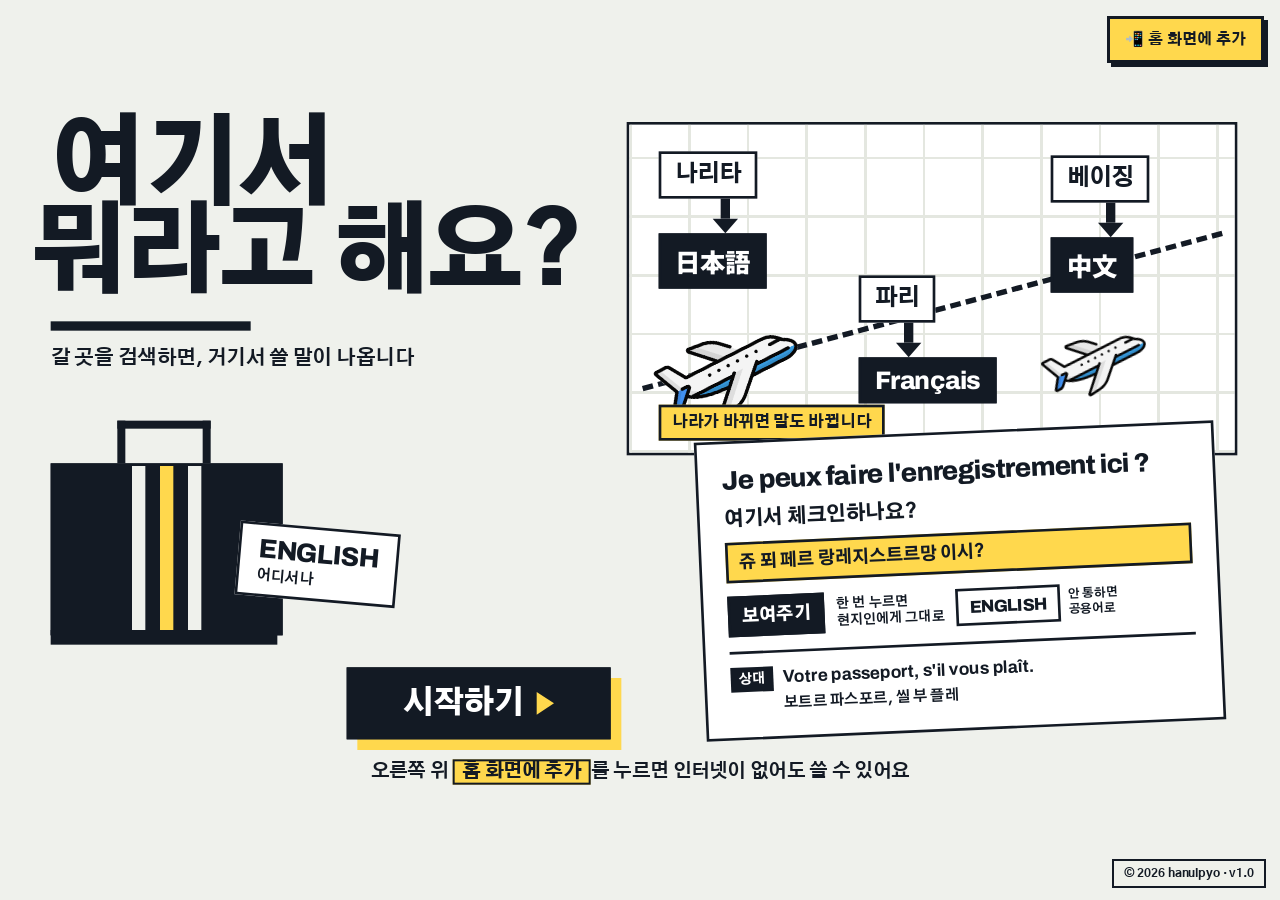
<file: index.html>
<!DOCTYPE html>
<html lang="ko">
<head>
<meta charset="utf-8" />
<meta name="viewport" content="width=device-width, initial-scale=1, viewport-fit=cover" />
<title>여기서 뭐라고 해요?</title>
<meta name="theme-color" content="#131A24" />
<link rel="manifest" href="manifest.json" />
<link rel="apple-touch-icon" href="icons/icon-192.png" />
<link rel="preconnect" href="https://fonts.googleapis.com" />
<link rel="preconnect" href="https://fonts.gstatic.com" crossorigin />
<link href="https://fonts.googleapis.com/css2?family=Archivo:wght@700;800&family=Gothic+A1:wght@700;800;900&family=Noto+Sans+JP:wght@700;900&display=swap" rel="stylesheet" />
<style>
  html, body { margin: 0; height: 100%; overflow: hidden; background: #EFF1EC; }
  .stage-wrap { position: relative; width: 100%; overflow: hidden; }
  .stage { transform-origin: top left; position: absolute; top: 0; left: 0; }
  .startbtn { display: block; cursor: pointer; }
  .startbtn:focus-visible { outline: 4px solid #2F6BFF; outline-offset: 3px; }
  /* PC=가로 아트보드만. 모바일(세로 방향)=세로 아트보드만 */
  #land-portrait { display: none; }
  @media (orientation: portrait) {
    #land-landscape { display: none; }
    #land-portrait { display: block; }
  }
  /* 홈 화면에 추가 버튼 (기본 숨김, JS가 조건 되면 보여줌) */
  .install-btn { position: fixed; top: 16px; right: 16px; z-index: 40; display: none;
    background: #FFD84D; border: 3px solid #131A24; box-shadow: 4px 4px 0 #131A24;
    padding: 11px 15px; font: 800 15px 'Gothic A1', sans-serif; color: #131A24; cursor: pointer; }
  .install-btn:active { transform: translate(2px, 2px); box-shadow: none; }
  #iosGuide { position: fixed; inset: 0; z-index: 50; display: none;
    background: rgba(19,26,36,.72); align-items: center; justify-content: center; padding: 24px; }
  #iosGuide.on { display: flex; }
  .guide-card { position: relative; background: #fff; border: 4px solid #131A24;
    box-shadow: 8px 8px 0 #131A24; max-width: 360px; width: 100%; padding: 26px 22px 22px;
    font-family: 'Gothic A1', sans-serif; color: #131A24; }
  .guide-card h3 { margin: 0 0 6px; font-size: 22px; font-weight: 900; letter-spacing: -.02em; }
  .guide-card > p { margin: 0 0 18px; font-size: 14px; font-weight: 600; color: #555; line-height: 1.5; }
  .guide-x { position: absolute; top: 10px; right: 10px; width: 40px; height: 40px;
    background: #fff; border: 3px solid #131A24; font-size: 20px; font-weight: 800;
    color: #131A24; cursor: pointer; }
  .guide-step { display: flex; gap: 12px; align-items: flex-start; margin-bottom: 14px;
    font-size: 15px; font-weight: 700; line-height: 1.45; }
  .guide-step:last-child { margin-bottom: 0; }
  .guide-num { flex: 0 0 auto; width: 28px; height: 28px; background: #131A24; color: #fff;
    font-weight: 900; display: flex; align-items: center; justify-content: center; font-size: 15px; }
  /* 우측 하단 저작권 · 제작자 · 버전 */
  .credit { position: fixed; right: 14px; bottom: 12px; z-index: 40;
    font: 700 12px 'Gothic A1', sans-serif; color: #131A24; letter-spacing: -.01em;
    background: rgba(239,241,236,.85); border: 2px solid #131A24; padding: 5px 10px; }
  .credit b { font-weight: 800; }
</style>
</head>
<body>
<button id="installBtn" class="install-btn">📲 홈 화면에 추가</button>
<div class="credit">© 2026 <b>hanuipyo</b> · v1.0</div>
<div id="iosGuide">
  <div class="guide-card">
    <button class="guide-x" id="guideClose" aria-label="닫기">✕</button>
    <h3>홈 화면에 추가</h3>
    <p>이렇게 해두면 앱처럼 열리고, 인터넷이 없어도 열려요. 여행 가기 전에 미리 해두세요.</p>
    <div id="guideSteps"></div>
  </div>
</div>
<div class="stage-wrap" id="land-landscape">
<div class="stage" style="width: 1920px; height: 1080px; background: #EFF1EC; position: relative; overflow: hidden; font-family: 'Gothic A1', sans-serif; color: #131A24;"><a href="app.html" class="startbtn" aria-label="시작하기" style="position:absolute;left:520px;top:866px;width:412px;height:124px;z-index:20;"></a><div style="position:absolute;left:0;top:1006px;width:1920px;text-align:center;font-family:'Gothic A1',sans-serif;font-weight:700;font-size:28px;letter-spacing:-0.02em;color:#131A24;z-index:20;">오른쪽 위 <span style="background:#FFD84D;border:3px solid #131A24;padding:2px 12px;font-weight:800;white-space:nowrap;">홈 화면에 추가</span>를 누르면 인터넷이 없어도 쓸 수 있어요</div>

  <div style="position: absolute; left: 0; top: 56px; width: 940px;">
    <div style="font-weight: 900; font-size: 146px; line-height: 0.86; letter-spacing: -0.045em; padding-left: 72px;">여기서</div>
    <div style="font-weight: 900; font-size: 146px; line-height: 0.86; letter-spacing: -0.05em; padding-left: 44px; margin-top: 6px; white-space: nowrap;">뭐라고 해요?</div>
    <div style="width: 300px; height: 14px; background: #131A24; margin: 34px 0 0 76px;"></div>
    <div style="font-weight: 700; font-size: 30px; letter-spacing: -0.025em; margin: 22px 0 0 76px; white-space: nowrap;">갈 곳을 검색하면, 거기서 쓸 말이 나옵니다</div>
  </div>

  <div style="position: absolute; left: 76px; top: 560px; width: 340px; height: 250px; border: 4px solid #131A24; background: #131A24; display: flex; align-items: center; justify-content: center; gap: 22px;">
    <div style="width: 20px; height: 250px; background: #EFF1EC;"></div>
    <div style="width: 20px; height: 250px; background: #FFD84D;"></div>
    <div style="width: 20px; height: 250px; background: #EFF1EC;"></div>
  </div>
  <div style="position: absolute; left: 176px; top: 496px; width: 140px; height: 64px; border: 12px solid #131A24; border-bottom: 0; box-sizing: border-box;"></div>
  <div style="position: absolute; left: 76px; top: 810px; width: 340px; height: 22px; background: #131A24;"></div>

  <div style="position: absolute; left: 356px; top: 656px; transform: rotate(5deg); border: 4px solid #131A24; background: #FFFFFF; padding: 14px 26px; display: flex; flex-direction: column; align-items: flex-start; gap: 4px;">
    <div style="font-family: 'Archivo', sans-serif; font-weight: 800; font-size: 40px; letter-spacing: -0.03em;">ENGLISH</div>
    <div style="font-weight: 700; font-size: 22px; letter-spacing: -0.02em;">어디서나</div>
  </div>

  <div style="position: absolute; left: 520px; top: 866px;">
    <div style="position: absolute; left: 16px; top: 16px; width: 396px; height: 108px; background: #FFD84D;"></div>
    <div style="position: relative; width: 396px; height: 108px; border: 4px solid #131A24; background: #131A24; color: #FFFFFF; box-sizing: border-box; display: flex; align-items: center; justify-content: center; gap: 20px; font-weight: 900; font-size: 46px; letter-spacing: -0.04em;">시작하기<div style="width: 0; height: 0; border-left: 26px solid #FFD84D; border-top: 17px solid transparent; border-bottom: 17px solid transparent;"></div></div>
  </div>

  <div style="position: absolute; left: 940px; top: 48px; width: 916px; height: 500px; border: 4px solid #131A24; background: #FFFFFF; box-sizing: border-box; overflow: hidden;">
    <div style="position: absolute; inset: 0; background-image: repeating-linear-gradient(90deg, #E4E7E0 0 4px, rgba(0,0,0,0) 4px 88px), repeating-linear-gradient(0deg, #E4E7E0 0 4px, #FFFFFF 4px 88px);"></div>

    <div style="position: absolute; left: 20px; top: 392px; width: 900px; height: 0; border-top: 8px dashed #131A24; transform: rotate(-15deg); transform-origin: left center;"></div>

    <div style="position: absolute; left: 44px; top: 40px; display: flex; flex-direction: column; align-items: flex-start;">
      <div style="border: 4px solid #131A24; background: #FFFFFF; padding: 10px 20px; font-weight: 800; font-size: 34px; letter-spacing: -0.02em;">나리타</div>
      <div style="display: flex; flex-direction: column; align-items: center; width: 200px;">
        <div style="width: 14px; height: 30px; background: #131A24;"></div>
        <div style="width: 0; height: 0; border-left: 19px solid transparent; border-right: 19px solid transparent; border-top: 22px solid #131A24;"></div>
      </div>
      <div style="border: 4px solid #131A24; background: #131A24; color: #FFFFFF; padding: 10px 20px; font-family: 'Noto Sans JP', sans-serif; font-weight: 900; font-size: 38px;">日本語</div>
    </div>

    <div style="position: absolute; left: 344px; top: 226px; display: flex; flex-direction: column; align-items: flex-start;">
      <div style="border: 4px solid #131A24; background: #FFFFFF; padding: 10px 20px; font-weight: 800; font-size: 34px; letter-spacing: -0.02em;">파리</div>
      <div style="display: flex; flex-direction: column; align-items: center; width: 150px;">
        <div style="width: 14px; height: 30px; background: #131A24;"></div>
        <div style="width: 0; height: 0; border-left: 19px solid transparent; border-right: 19px solid transparent; border-top: 22px solid #131A24;"></div>
      </div>
      <div style="border: 4px solid #131A24; background: #131A24; color: #FFFFFF; padding: 10px 20px; font-family: 'Archivo', sans-serif; font-weight: 800; font-size: 38px; letter-spacing: -0.02em;">Français</div>
    </div>

    <div style="position: absolute; left: 632px; top: 46px; display: flex; flex-direction: column; align-items: flex-start;">
      <div style="border: 4px solid #131A24; background: #FFFFFF; padding: 10px 20px; font-weight: 800; font-size: 34px; letter-spacing: -0.02em;">베이징</div>
      <div style="display: flex; flex-direction: column; align-items: center; width: 180px;">
        <div style="width: 14px; height: 30px; background: #131A24;"></div>
        <div style="width: 0; height: 0; border-left: 19px solid transparent; border-right: 19px solid transparent; border-top: 22px solid #131A24;"></div>
      </div>
      <div style="border: 4px solid #131A24; background: #131A24; color: #FFFFFF; padding: 10px 20px; font-family: 'Noto Sans JP', sans-serif; font-weight: 900; font-size: 38px;">中文</div>
    </div>

    <img src="[data-uri]" alt="" style="position: absolute; left: 40px; top: 268px; width: 220px; transform: rotate(-12deg);" />
    <img src="[data-uri]" alt="" style="position: absolute; left: 620px; top: 282px; width: 160px; transform: rotate(-12deg);" />

    <div style="position: absolute; left: 44px; top: 420px; background: #FFD84D; border: 4px solid #131A24; padding: 8px 16px; font-weight: 800; font-size: 24px; letter-spacing: -0.02em;">나라가 바뀌면 말도 바뀝니다</div>
  </div>

  <div style="position: absolute; left: 1050px; top: 512px; width: 700px; background: #FFFFFF; border: 4px solid #131A24; transform: rotate(-2.5deg); padding: 32px 36px 36px;">
    <div style="font-family: 'Archivo', sans-serif; font-weight: 800; font-size: 40px; line-height: 1.15; letter-spacing: -0.03em;">Je peux faire l'enregistrement ici ?</div>
    <div style="font-weight: 800; font-size: 30px; letter-spacing: -0.02em; margin-top: 16px;">여기서 체크인하나요?</div>
    <div style="background: #FFD84D; border: 4px solid #131A24; padding: 10px 16px; margin-top: 16px; font-weight: 800; font-size: 26px; letter-spacing: -0.02em;">쥬 푀 페르 랑레지스트르망 이시?</div>
    <div style="display: flex; align-items: center; gap: 18px; margin-top: 20px;">
      <div style="background: #131A24; color: #FFFFFF; border: 4px solid #131A24; padding: 10px 16px; font-weight: 900; font-size: 26px; letter-spacing: -0.03em;">보여주기</div>
      <div style="font-weight: 700; font-size: 20px; letter-spacing: -0.02em; line-height: 1.25;">한 번 누르면<br />현지인에게 그대로</div>
      <div style="display: flex; align-items: center; gap: 12px;">
        <div style="border: 4px solid #131A24; background: #FFFFFF; padding: 10px 16px; font-family: 'Archivo', sans-serif; font-weight: 800; font-size: 26px; letter-spacing: -0.03em;">ENGLISH</div>
        <div style="font-weight: 700; font-size: 18px; letter-spacing: -0.02em; line-height: 1.25;">안 통하면<br />공용어로</div>
      </div>
    </div>
    <div style="height: 4px; background: #131A24; margin: 22px 0 20px;"></div>
    <div style="display: flex; gap: 14px; align-items: flex-start;">
      <div style="background: #131A24; color: #FFFFFF; font-weight: 800; font-size: 20px; padding: 6px 12px; white-space: nowrap;">상대</div>
      <div style="display: flex; flex-direction: column; gap: 8px;">
        <div style="font-family: 'Archivo', sans-serif; font-weight: 700; font-size: 26px; line-height: 1.25;">Votre passeport, s'il vous plaît.</div>
        <div style="font-weight: 700; font-size: 22px; letter-spacing: -0.02em;">보트르 파스포르, 씰 부 플레</div>
      </div>
    </div>
  </div>

</div>
</div>

<div class="stage-wrap" id="land-portrait">
<div class="stage" style="width: 1080px; height: 1920px; background: #EFF1EC; position: relative; overflow: hidden; font-family: 'Gothic A1', sans-serif; color: #131A24;"><a href="app.html" class="startbtn" aria-label="시작하기" style="position:absolute;left:606px;top:1640px;width:396px;height:132px;z-index:20;"></a><div style="position:absolute;left:0;top:1802px;width:1080px;text-align:center;font-family:'Gothic A1',sans-serif;font-weight:700;font-size:32px;letter-spacing:-0.02em;color:#131A24;z-index:20;">오른쪽 위 <span style="background:#FFD84D;border:3px solid #131A24;padding:2px 12px;font-weight:800;white-space:nowrap;">홈 화면에 추가</span>를 누르면 인터넷이 없어도 쓸 수 있어요</div>

  <div style="position: absolute; left: 0; top: 72px; width: 1080px;">
    <div style="font-weight: 900; font-size: 132px; line-height: 0.86; letter-spacing: -0.045em; padding-left: 76px;">여기서</div>
    <div style="font-weight: 900; font-size: 148px; line-height: 0.86; letter-spacing: -0.05em; padding-left: 48px; margin-top: 8px; white-space: nowrap;">뭐라고 해요?</div>
    <div style="width: 280px; height: 14px; background: #131A24; margin: 34px 0 0 76px;"></div>
    <div style="font-weight: 700; font-size: 32px; letter-spacing: -0.025em; margin: 22px 0 0 76px; white-space: nowrap;">갈 곳을 검색하면, 거기서 쓸 말이 나옵니다</div>
  </div>

  <div style="position: absolute; left: 72px; top: 508px; width: 936px; height: 470px; border: 4px solid #131A24; background: #FFFFFF; box-sizing: border-box; overflow: hidden;">
    <div style="position: absolute; inset: 0; background-image: repeating-linear-gradient(90deg, #E4E7E0 0 4px, rgba(0,0,0,0) 4px 88px), repeating-linear-gradient(0deg, #E4E7E0 0 4px, #FFFFFF 4px 88px);"></div>

    <div style="position: absolute; left: 10px; top: 404px; width: 940px; height: 0; border-top: 8px dashed #131A24; transform: rotate(-14deg); transform-origin: left center;"></div>

    <img src="[data-uri]" alt="" style="position: absolute; left: 46px; top: 250px; width: 200px; transform: rotate(-12deg);" />
    <img src="[data-uri]" alt="" style="position: absolute; left: 646px; top: 268px; width: 160px; transform: rotate(-12deg);" />

    <div style="position: absolute; left: 44px; top: 32px; display: flex; flex-direction: column; align-items: flex-start;">
      <div style="border: 4px solid #131A24; background: #FFFFFF; padding: 10px 20px; font-weight: 800; font-size: 34px; letter-spacing: -0.02em;">나리타</div>
      <div style="display: flex; flex-direction: column; align-items: center; width: 200px;">
        <div style="width: 14px; height: 30px; background: #131A24;"></div>
        <div style="width: 0; height: 0; border-left: 19px solid transparent; border-right: 19px solid transparent; border-top: 22px solid #131A24;"></div>
      </div>
      <div style="border: 4px solid #131A24; background: #131A24; color: #FFFFFF; padding: 10px 20px; font-family: 'Noto Sans JP', sans-serif; font-weight: 900; font-size: 38px;">日本語</div>
    </div>

    <div style="position: absolute; left: 632px; top: 32px; display: flex; flex-direction: column; align-items: flex-start;">
      <div style="border: 4px solid #131A24; background: #FFFFFF; padding: 10px 20px; font-weight: 800; font-size: 34px; letter-spacing: -0.02em;">베이징</div>
      <div style="display: flex; flex-direction: column; align-items: center; width: 160px;">
        <div style="width: 14px; height: 30px; background: #131A24;"></div>
        <div style="width: 0; height: 0; border-left: 19px solid transparent; border-right: 19px solid transparent; border-top: 22px solid #131A24;"></div>
      </div>
      <div style="border: 4px solid #131A24; background: #131A24; color: #FFFFFF; padding: 10px 20px; font-family: 'Noto Sans JP', sans-serif; font-weight: 900; font-size: 38px;">中文</div>
    </div>

    <div style="position: absolute; left: 336px; top: 190px; display: flex; flex-direction: column; align-items: flex-start;">
      <div style="border: 4px solid #131A24; background: #FFFFFF; padding: 10px 20px; font-weight: 800; font-size: 34px; letter-spacing: -0.02em;">파리</div>
      <div style="display: flex; flex-direction: column; align-items: center; width: 150px;">
        <div style="width: 14px; height: 30px; background: #131A24;"></div>
        <div style="width: 0; height: 0; border-left: 19px solid transparent; border-right: 19px solid transparent; border-top: 22px solid #131A24;"></div>
      </div>
      <div style="border: 4px solid #131A24; background: #131A24; color: #FFFFFF; padding: 10px 20px; font-family: 'Archivo', sans-serif; font-weight: 800; font-size: 38px; letter-spacing: -0.02em;">Français</div>
    </div>

    <div style="position: absolute; left: 44px; top: 388px; background: #FFD84D; border: 4px solid #131A24; padding: 8px 16px; font-weight: 800; font-size: 26px; letter-spacing: -0.02em;">나라가 바뀌면 말도 바뀝니다</div>
  </div>

  <div style="position: absolute; left: 72px; top: 1020px; width: 936px; background: #FFFFFF; border: 4px solid #131A24; transform: rotate(-1.5deg); box-sizing: border-box; padding: 36px 40px 40px;">
    <div style="font-family: 'Archivo', sans-serif; font-weight: 800; font-size: 46px; line-height: 1.15; letter-spacing: -0.03em;">Je peux faire l'enregistrement ici ?</div>
    <div style="font-weight: 800; font-size: 34px; letter-spacing: -0.02em; margin-top: 18px;">여기서 체크인하나요?</div>
    <div style="background: #FFD84D; border: 4px solid #131A24; padding: 12px 18px; margin-top: 18px; font-weight: 800; font-size: 30px; letter-spacing: -0.02em;">쥬 푀 페르 랑레지스트르망 이시?</div>
    <div style="display: flex; align-items: center; gap: 20px; margin-top: 24px;">
      <div style="background: #131A24; color: #FFFFFF; border: 4px solid #131A24; padding: 12px 20px; font-weight: 900; font-size: 30px; letter-spacing: -0.03em;">보여주기</div>
      <div style="font-weight: 700; font-size: 22px; letter-spacing: -0.02em; line-height: 1.25;">한 번 누르면<br />현지인에게 그대로</div>
      <div style="display: flex; align-items: center; gap: 14px; margin-left: auto;">
        <div style="border: 4px solid #131A24; background: #FFFFFF; padding: 12px 20px; font-family: 'Archivo', sans-serif; font-weight: 800; font-size: 30px; letter-spacing: -0.03em;">ENGLISH</div>
        <div style="font-weight: 700; font-size: 20px; letter-spacing: -0.02em; line-height: 1.25;">안 통하면<br />공용어로</div>
      </div>
    </div>
    <div style="height: 4px; background: #131A24; margin: 26px 0 22px;"></div>
    <div style="display: flex; gap: 16px; align-items: flex-start;">
      <div style="background: #131A24; color: #FFFFFF; font-weight: 800; font-size: 22px; padding: 6px 12px; white-space: nowrap;">상대</div>
      <div style="display: flex; flex-direction: column; gap: 8px;">
        <div style="font-family: 'Archivo', sans-serif; font-weight: 700; font-size: 32px; line-height: 1.25;">Votre passeport, s'il vous plaît.</div>
        <div style="font-weight: 700; font-size: 24px; letter-spacing: -0.02em;">보트르 파스포르, 씰 부 플레</div>
      </div>
    </div>
  </div>

  <div style="position: absolute; left: 76px; top: 1600px; width: 340px; height: 250px; border: 4px solid #131A24; background: #131A24; box-sizing: border-box; display: flex; align-items: center; justify-content: center; gap: 22px;">
    <div style="width: 20px; height: 250px; background: #EFF1EC;"></div>
    <div style="width: 20px; height: 250px; background: #FFD84D;"></div>
    <div style="width: 20px; height: 250px; background: #EFF1EC;"></div>
  </div>
  <div style="position: absolute; left: 176px; top: 1536px; width: 140px; height: 64px; border: 12px solid #131A24; border-bottom: 0; box-sizing: border-box;"></div>
  <div style="position: absolute; left: 76px; top: 1850px; width: 340px; height: 22px; background: #131A24;"></div>

  <div style="position: absolute; left: 350px; top: 1696px; transform: rotate(5deg); border: 4px solid #131A24; background: #FFFFFF; padding: 12px 22px; display: flex; flex-direction: column; align-items: flex-start; gap: 2px;">
    <div style="font-family: 'Archivo', sans-serif; font-weight: 800; font-size: 34px; letter-spacing: -0.03em;">ENGLISH</div>
    <div style="font-weight: 700; font-size: 20px; letter-spacing: -0.02em;">어디서나</div>
  </div>

  <div style="position: absolute; left: 606px; top: 1640px;">
    <div style="position: absolute; left: 16px; top: 16px; width: 380px; height: 116px; background: #FFD84D;"></div>
    <div style="position: relative; width: 380px; height: 116px; border: 4px solid #131A24; background: #131A24; color: #FFFFFF; box-sizing: border-box; display: flex; align-items: center; justify-content: center; gap: 20px; font-weight: 900; font-size: 48px; letter-spacing: -0.04em;">시작하기<div style="width: 0; height: 0; border-left: 26px solid #FFD84D; border-top: 17px solid transparent; border-bottom: 17px solid transparent;"></div></div>
  </div>

</div>
</div>
<script>
  // 화면 폭·높이 둘 다에 맞춰(contain) 축소하고 가운데 배치 → 아래가 안 잘린다
  function fit() {
    var vw = document.documentElement.clientWidth;
    var vh = window.innerHeight;
    var wraps = document.querySelectorAll('.stage-wrap');
    for (var i = 0; i < wraps.length; i++) {
      var wrap = wraps[i];
      if (!wrap.offsetParent) continue;            // 숨겨진 쪽은 건너뛴다
      var st = wrap.querySelector('.stage');
      var base = parseInt(st.style.width, 10) || 1920;
      var high = parseInt(st.style.height, 10) || 1080;
      var s = Math.min(1, vw / base, vh / high);   // 폭·높이 중 더 빡빡한 쪽
      var tx = Math.max(0, (vw - base * s) / 2);
      var ty = Math.max(0, (vh - high * s) / 2);
      st.style.transform = 'translate(' + tx + 'px,' + ty + 'px) scale(' + s + ')';
      wrap.style.height = vh + 'px';
    }
  }
  addEventListener('resize', fit);
  addEventListener('orientationchange', fit);
  fit();

  // 랜딩에서 서비스워커를 등록해 앱 파일을 미리 폰에 저장한다(=미리 받아두기)
  if ('serviceWorker' in navigator) navigator.serviceWorker.register('sw.js').catch(function(){});

  // 홈 화면에 추가 버튼
  (function () {
    var btn = document.getElementById('installBtn');
    var guide = document.getElementById('iosGuide');
    var deferred = null;
    function standalone() {
      return matchMedia('(display-mode: standalone)').matches || navigator.standalone === true;
    }
    function ios() { return /iphone|ipad|ipod/i.test(navigator.userAgent); }

    // 설치 안 된 상태면 항상 버튼을 보여준다 (안드로이드·아이폰·데스크톱 공통)
    if (!standalone()) btn.style.display = 'block';
    // 안드로이드/크롬: 설치 가능 신호를 붙잡아 둔다 (누르면 네이티브 설치창)
    addEventListener('beforeinstallprompt', function (e) { e.preventDefault(); deferred = e; });
    addEventListener('appinstalled', function () { btn.style.display = 'none'; deferred = null; });

    function openGuide() {
      var steps = ios()
        ? [['1', '맨 아래 <b>공유</b> 버튼(네모+↑)을 누르세요'],
           ['2', '<b>“홈 화면에 추가”</b>를 누르세요'],
           ['3', '오른쪽 위 <b>추가</b>를 누르면 끝이에요']]
        : [['1', '브라우저 메뉴(⋮)를 여세요'],
           ['2', '<b>“홈 화면에 추가”</b> 또는 “앱 설치”를 누르세요']];
      document.getElementById('guideSteps').innerHTML = steps.map(function (s) {
        return '<div class="guide-step"><span class="guide-num">' + s[0] + '</span><span>' + s[1] + '</span></div>';
      }).join('');
      guide.classList.add('on');
    }
    btn.onclick = function () {
      if (deferred) {
        deferred.prompt();
        deferred.userChoice.then(function () { deferred = null; btn.style.display = 'none'; });
      } else { openGuide(); }
    };
    document.getElementById('guideClose').onclick = function () { guide.classList.remove('on'); };
    guide.onclick = function (e) { if (e.target === guide) guide.classList.remove('on'); };
  })();
</script>
</body>
</html>
</file>
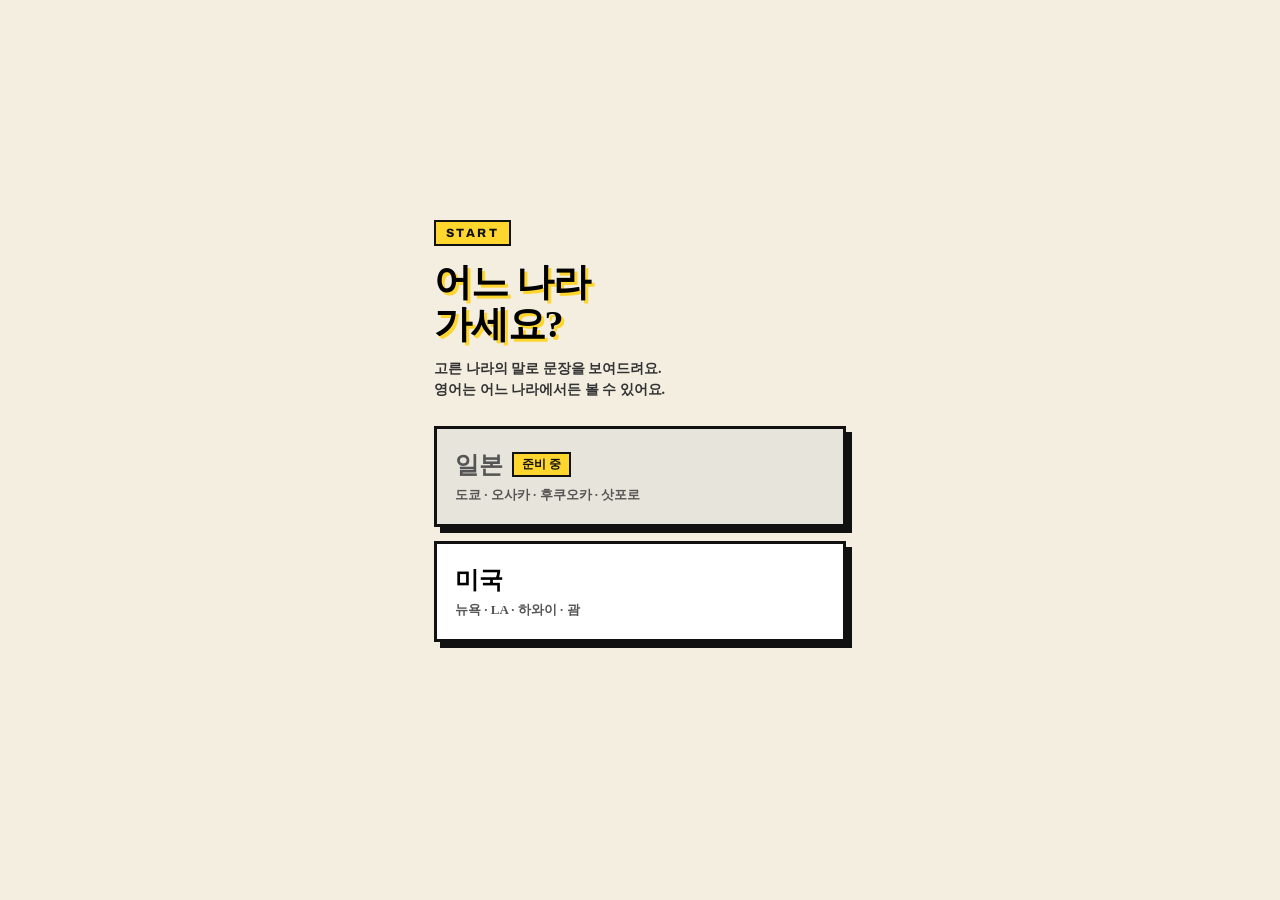
<file: app.html>
<!DOCTYPE html>
<html lang="ko">
<head>
<meta charset="utf-8">
<meta name="viewport" content="width=device-width, initial-scale=1, viewport-fit=cover">
<title>여기서 뭐라고 해요?</title>
<meta name="theme-color" content="#131A24">
<link rel="manifest" href="manifest.json">
<link rel="apple-touch-icon" href="icons/icon-192.png">
<link rel="preconnect" href="https://fonts.googleapis.com">
<link rel="preconnect" href="https://fonts.gstatic.com" crossorigin>
<link href="https://fonts.googleapis.com/css2?family=Archivo:wght@500;600;700;800&family=Gothic+A1:wght@400;500;700;800&display=swap" rel="stylesheet">
<link rel="stylesheet" href="css/style.css">
</head>
<body>
<div id="app">
  <header>
    <div class="eyebrow"><i></i>PLACE → PHRASE</div>
    <h1>여기서 뭐라고 해요?</h1>
    <button id="countryBtn" class="ctybtn">나라 선택 ▾</button>
  </header>

  <div class="tabs">
    <button class="tab" id="tabFind" aria-selected="true">찾기</button>
    <button class="tab" id="tabSaved" aria-selected="false">내 카드<span class="badge" id="cnt">0</span></button>
  </div>

  <div id="findView">
    <div class="searchbar">
      <input id="q" placeholder="어디로 가세요?" autocomplete="off">
      <button class="go" id="goBtn">찾기</button>
    </div>
    <p class="hint">Ex) "뉴욕 호텔", "LA 지하철", "나이아가라폭포"</p>
    <div id="out"></div>
  </div>

  <div id="savedView" style="display:none"></div>
</div>

<div id="country" role="dialog" aria-modal="true" aria-label="어느 나라 가세요?">
  <div class="cty-eyebrow">START</div>
  <h2 class="cty-title">어느 나라<br>가세요?</h2>
  <p class="cty-desc">고른 나라의 말로 문장을 보여드려요.<br>영어는 어느 나라에서든 볼 수 있어요.</p>
  <div id="countryList" class="cty-list"></div>
  <div id="countryNotice" class="cty-notice" role="status"></div>
</div>

<div id="show" role="dialog" aria-modal="true" aria-label="상대방에게 보여주는 화면">
  <button id="closeShow" aria-label="닫기">✕</button>
  <div class="pre">SORRY — MY ENGLISH IS NOT GOOD.<br>PLEASE READ THIS.</div>
  <div class="pre-ko">(제 영어가 서툴러요. 이것 좀 읽어주세요 — 라고 적혀 있어요)</div>
  <div class="big" id="showText"></div>
  <button class="speak" id="showSpeak">🔊 소리로 들려주기</button>
  <div class="foot">상대방에게 화면을 보여주세요<br>닫으려면 <b>오른쪽 위 ✕</b>를 누르세요</div>
</div>
<script src="js/app.js"></script>
</body>
</html>
</file>
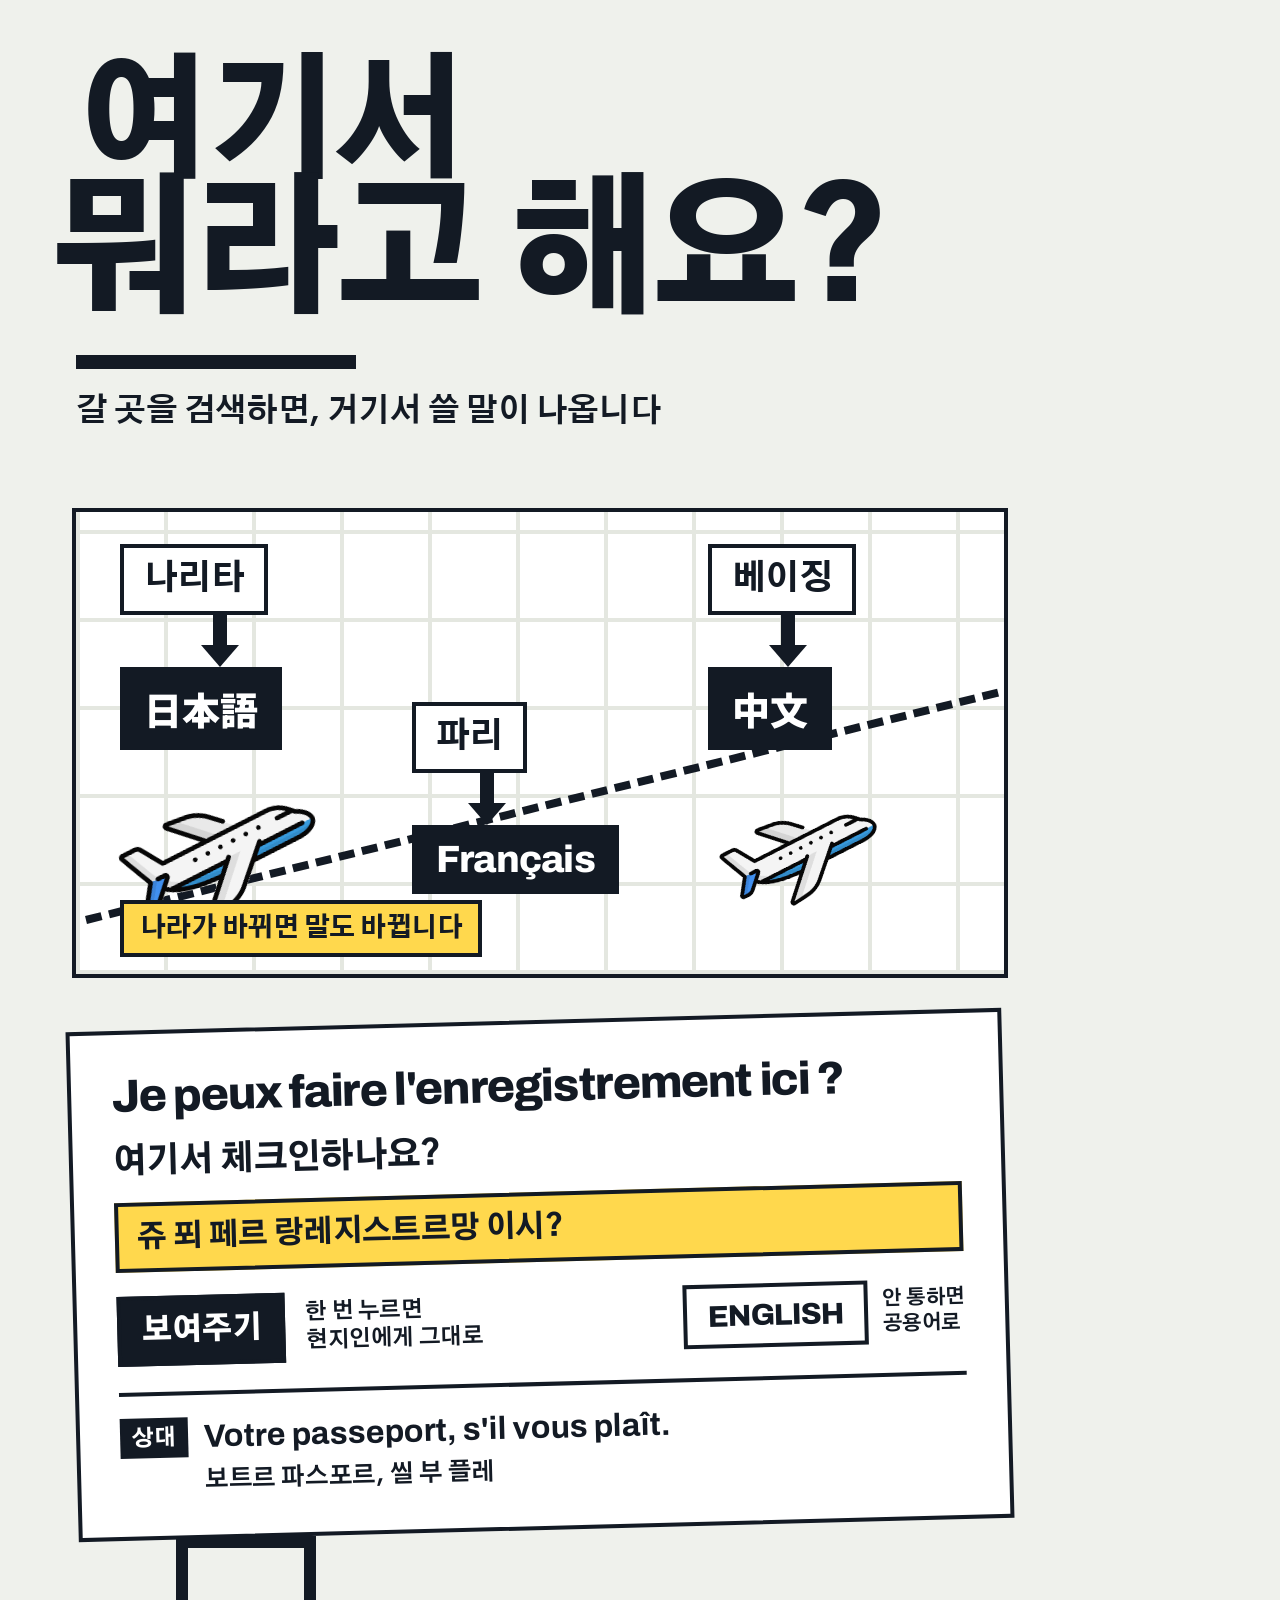
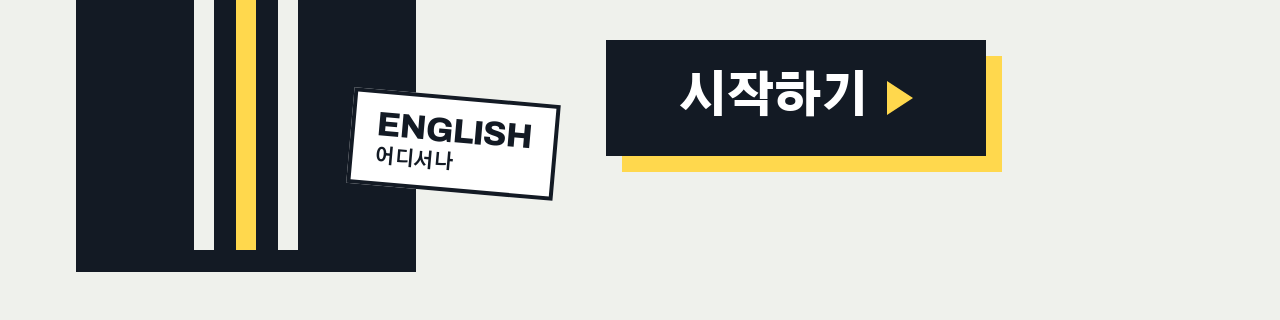
<file: design/landing-mobile.html>
<!DOCTYPE html>
<html lang="ko">
<head>
<meta charset="utf-8" />
<meta name="viewport" content="width=device-width, initial-scale=1" />
<title>여기서 뭐라고 해요?</title>
<link rel="preconnect" href="https://fonts.googleapis.com" />
<link rel="preconnect" href="https://fonts.gstatic.com" crossorigin />
<link href="https://fonts.googleapis.com/css2?family=Archivo:wght@700;800&family=Gothic+A1:wght@700;800;900&family=Noto+Sans+JP:wght@700;900&display=swap" rel="stylesheet" />
<style>
  html, body { margin: 0; background: #EFF1EC; }
  a { color: #131A24; }
  .stage { transform-origin: top left; }
  .stage-wrap { width: 100%; overflow: hidden; }
</style>
</head>
<body>
<div class="stage-wrap">
<div class="stage" style="width: 1080px; height: 1920px; background: #EFF1EC; position: relative; overflow: hidden; font-family: 'Gothic A1', sans-serif; color: #131A24;">

  <div style="position: absolute; left: 0; top: 72px; width: 1080px;">
    <div style="font-weight: 900; font-size: 132px; line-height: 0.86; letter-spacing: -0.045em; padding-left: 76px;">여기서</div>
    <div style="font-weight: 900; font-size: 148px; line-height: 0.86; letter-spacing: -0.05em; padding-left: 48px; margin-top: 8px; white-space: nowrap;">뭐라고 해요?</div>
    <div style="width: 280px; height: 14px; background: #131A24; margin: 34px 0 0 76px;"></div>
    <div style="font-weight: 700; font-size: 32px; letter-spacing: -0.025em; margin: 22px 0 0 76px; white-space: nowrap;">갈 곳을 검색하면, 거기서 쓸 말이 나옵니다</div>
  </div>

  <div style="position: absolute; left: 72px; top: 508px; width: 936px; height: 470px; border: 4px solid #131A24; background: #FFFFFF; box-sizing: border-box; overflow: hidden;">
    <div style="position: absolute; inset: 0; background-image: repeating-linear-gradient(90deg, #E4E7E0 0 4px, rgba(0,0,0,0) 4px 88px), repeating-linear-gradient(0deg, #E4E7E0 0 4px, #FFFFFF 4px 88px);"></div>

    <div style="position: absolute; left: 10px; top: 404px; width: 940px; height: 0; border-top: 8px dashed #131A24; transform: rotate(-14deg); transform-origin: left center;"></div>

    <img src="[data-uri]" alt="" style="position: absolute; left: 46px; top: 250px; width: 200px; transform: rotate(-12deg);" />
    <img src="[data-uri]" alt="" style="position: absolute; left: 646px; top: 268px; width: 160px; transform: rotate(-12deg);" />

    <div style="position: absolute; left: 44px; top: 32px; display: flex; flex-direction: column; align-items: flex-start;">
      <div style="border: 4px solid #131A24; background: #FFFFFF; padding: 10px 20px; font-weight: 800; font-size: 34px; letter-spacing: -0.02em;">나리타</div>
      <div style="display: flex; flex-direction: column; align-items: center; width: 200px;">
        <div style="width: 14px; height: 30px; background: #131A24;"></div>
        <div style="width: 0; height: 0; border-left: 19px solid transparent; border-right: 19px solid transparent; border-top: 22px solid #131A24;"></div>
      </div>
      <div style="border: 4px solid #131A24; background: #131A24; color: #FFFFFF; padding: 10px 20px; font-family: 'Noto Sans JP', sans-serif; font-weight: 900; font-size: 38px;">日本語</div>
    </div>

    <div style="position: absolute; left: 632px; top: 32px; display: flex; flex-direction: column; align-items: flex-start;">
      <div style="border: 4px solid #131A24; background: #FFFFFF; padding: 10px 20px; font-weight: 800; font-size: 34px; letter-spacing: -0.02em;">베이징</div>
      <div style="display: flex; flex-direction: column; align-items: center; width: 160px;">
        <div style="width: 14px; height: 30px; background: #131A24;"></div>
        <div style="width: 0; height: 0; border-left: 19px solid transparent; border-right: 19px solid transparent; border-top: 22px solid #131A24;"></div>
      </div>
      <div style="border: 4px solid #131A24; background: #131A24; color: #FFFFFF; padding: 10px 20px; font-family: 'Noto Sans JP', sans-serif; font-weight: 900; font-size: 38px;">中文</div>
    </div>

    <div style="position: absolute; left: 336px; top: 190px; display: flex; flex-direction: column; align-items: flex-start;">
      <div style="border: 4px solid #131A24; background: #FFFFFF; padding: 10px 20px; font-weight: 800; font-size: 34px; letter-spacing: -0.02em;">파리</div>
      <div style="display: flex; flex-direction: column; align-items: center; width: 150px;">
        <div style="width: 14px; height: 30px; background: #131A24;"></div>
        <div style="width: 0; height: 0; border-left: 19px solid transparent; border-right: 19px solid transparent; border-top: 22px solid #131A24;"></div>
      </div>
      <div style="border: 4px solid #131A24; background: #131A24; color: #FFFFFF; padding: 10px 20px; font-family: 'Archivo', sans-serif; font-weight: 800; font-size: 38px; letter-spacing: -0.02em;">Français</div>
    </div>

    <div style="position: absolute; left: 44px; top: 388px; background: #FFD84D; border: 4px solid #131A24; padding: 8px 16px; font-weight: 800; font-size: 26px; letter-spacing: -0.02em;">나라가 바뀌면 말도 바뀝니다</div>
  </div>

  <div style="position: absolute; left: 72px; top: 1020px; width: 936px; background: #FFFFFF; border: 4px solid #131A24; transform: rotate(-1.5deg); box-sizing: border-box; padding: 36px 40px 40px;">
    <div style="font-family: 'Archivo', sans-serif; font-weight: 800; font-size: 46px; line-height: 1.15; letter-spacing: -0.03em;">Je peux faire l'enregistrement ici ?</div>
    <div style="font-weight: 800; font-size: 34px; letter-spacing: -0.02em; margin-top: 18px;">여기서 체크인하나요?</div>
    <div style="background: #FFD84D; border: 4px solid #131A24; padding: 12px 18px; margin-top: 18px; font-weight: 800; font-size: 30px; letter-spacing: -0.02em;">쥬 푀 페르 랑레지스트르망 이시?</div>
    <div style="display: flex; align-items: center; gap: 20px; margin-top: 24px;">
      <div style="background: #131A24; color: #FFFFFF; border: 4px solid #131A24; padding: 12px 20px; font-weight: 900; font-size: 30px; letter-spacing: -0.03em;">보여주기</div>
      <div style="font-weight: 700; font-size: 22px; letter-spacing: -0.02em; line-height: 1.25;">한 번 누르면<br />현지인에게 그대로</div>
      <div style="display: flex; align-items: center; gap: 14px; margin-left: auto;">
        <div style="border: 4px solid #131A24; background: #FFFFFF; padding: 12px 20px; font-family: 'Archivo', sans-serif; font-weight: 800; font-size: 30px; letter-spacing: -0.03em;">ENGLISH</div>
        <div style="font-weight: 700; font-size: 20px; letter-spacing: -0.02em; line-height: 1.25;">안 통하면<br />공용어로</div>
      </div>
    </div>
    <div style="height: 4px; background: #131A24; margin: 26px 0 22px;"></div>
    <div style="display: flex; gap: 16px; align-items: flex-start;">
      <div style="background: #131A24; color: #FFFFFF; font-weight: 800; font-size: 22px; padding: 6px 12px; white-space: nowrap;">상대</div>
      <div style="display: flex; flex-direction: column; gap: 8px;">
        <div style="font-family: 'Archivo', sans-serif; font-weight: 700; font-size: 32px; line-height: 1.25;">Votre passeport, s'il vous plaît.</div>
        <div style="font-weight: 700; font-size: 24px; letter-spacing: -0.02em;">보트르 파스포르, 씰 부 플레</div>
      </div>
    </div>
  </div>

  <div style="position: absolute; left: 76px; top: 1600px; width: 340px; height: 250px; border: 4px solid #131A24; background: #131A24; box-sizing: border-box; display: flex; align-items: center; justify-content: center; gap: 22px;">
    <div style="width: 20px; height: 250px; background: #EFF1EC;"></div>
    <div style="width: 20px; height: 250px; background: #FFD84D;"></div>
    <div style="width: 20px; height: 250px; background: #EFF1EC;"></div>
  </div>
  <div style="position: absolute; left: 176px; top: 1536px; width: 140px; height: 64px; border: 12px solid #131A24; border-bottom: 0; box-sizing: border-box;"></div>
  <div style="position: absolute; left: 76px; top: 1850px; width: 340px; height: 22px; background: #131A24;"></div>

  <div style="position: absolute; left: 350px; top: 1696px; transform: rotate(5deg); border: 4px solid #131A24; background: #FFFFFF; padding: 12px 22px; display: flex; flex-direction: column; align-items: flex-start; gap: 2px;">
    <div style="font-family: 'Archivo', sans-serif; font-weight: 800; font-size: 34px; letter-spacing: -0.03em;">ENGLISH</div>
    <div style="font-weight: 700; font-size: 20px; letter-spacing: -0.02em;">어디서나</div>
  </div>

  <div style="position: absolute; left: 606px; top: 1640px;">
    <div style="position: absolute; left: 16px; top: 16px; width: 380px; height: 116px; background: #FFD84D;"></div>
    <div style="position: relative; width: 380px; height: 116px; border: 4px solid #131A24; background: #131A24; color: #FFFFFF; box-sizing: border-box; display: flex; align-items: center; justify-content: center; gap: 20px; font-weight: 900; font-size: 48px; letter-spacing: -0.04em;">시작하기<div style="width: 0; height: 0; border-left: 26px solid #FFD84D; border-top: 17px solid transparent; border-bottom: 17px solid transparent;"></div></div>
  </div>

</div>
</div>
<script>
  function fit() {
    var wrap = document.querySelector('.stage-wrap');
    var s = Math.min(1, wrap.clientWidth / 1080);
    var st = document.querySelector('.stage');
    st.style.transform = 'scale(' + s + ')';
    wrap.style.height = (1920 * s) + 'px';
  }
  addEventListener('resize', fit); fit();
</script>
</body>
</html>
</file>
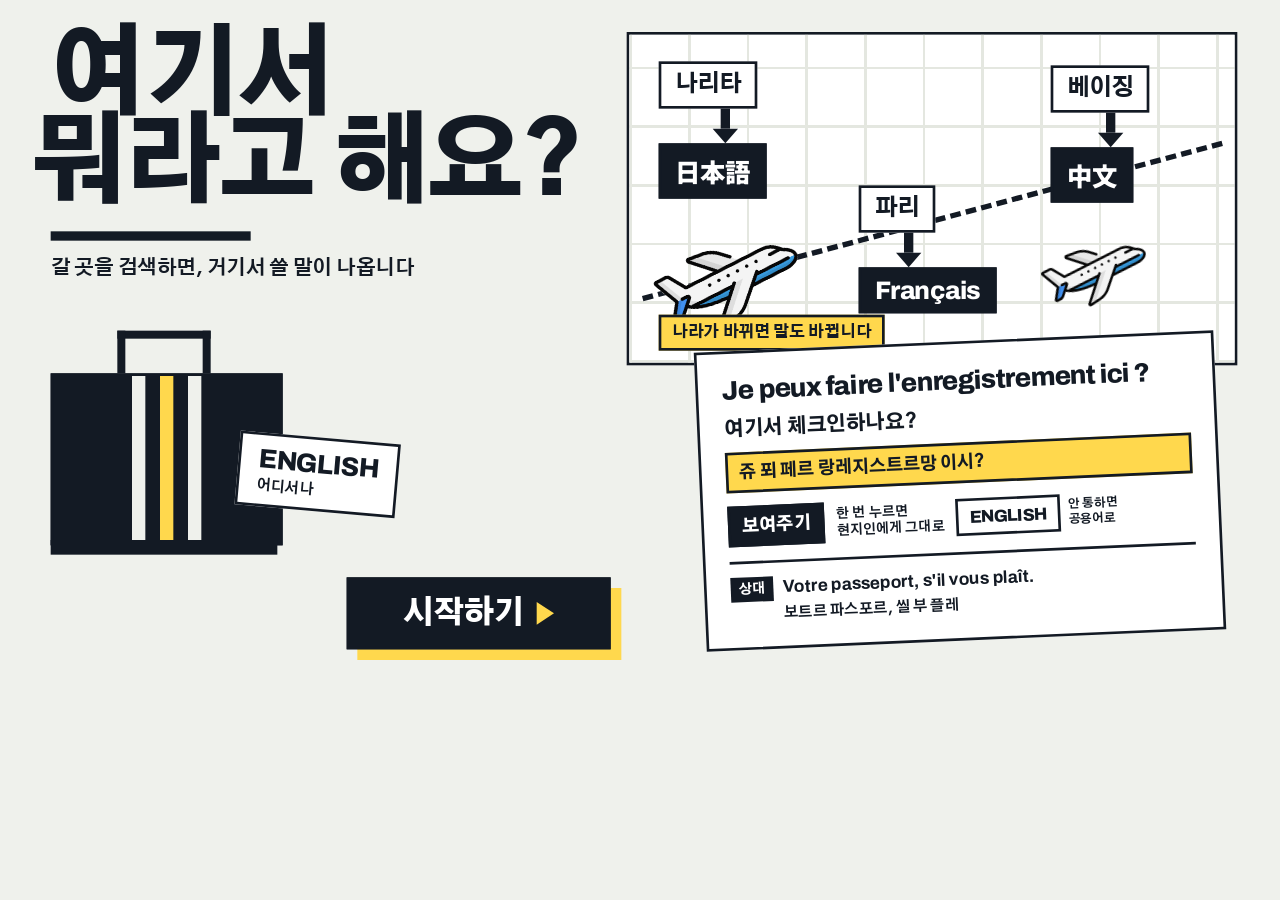
<file: design/landing.html>
<!DOCTYPE html>
<html lang="ko">
<head>
<meta charset="utf-8" />
<meta name="viewport" content="width=device-width, initial-scale=1" />
<title>여기서 뭐라고 해요?</title>
<link rel="preconnect" href="https://fonts.googleapis.com" />
<link rel="preconnect" href="https://fonts.gstatic.com" crossorigin />
<link href="https://fonts.googleapis.com/css2?family=Archivo:wght@700;800&family=Gothic+A1:wght@700;800;900&family=Noto+Sans+JP:wght@700;900&display=swap" rel="stylesheet" />
<style>
  html, body { margin: 0; background: #EFF1EC; }
  a { color: #131A24; }
  /* 1920x1080 아트보드를 뷰포트 폭에 맞춰 축소 */
  .stage { width: 1920px; height: 1080px; transform-origin: top left; }
  .stage-wrap { width: 100%; overflow: hidden; }
</style>
</head>
<body>
<div class="stage-wrap">
<div class="stage" style="width: 1920px; height: 1080px; background: #EFF1EC; position: relative; overflow: hidden; font-family: 'Gothic A1', sans-serif; color: #131A24;">

  <div style="position: absolute; left: 0; top: 56px; width: 940px;">
    <div style="font-weight: 900; font-size: 146px; line-height: 0.86; letter-spacing: -0.045em; padding-left: 72px;">여기서</div>
    <div style="font-weight: 900; font-size: 146px; line-height: 0.86; letter-spacing: -0.05em; padding-left: 44px; margin-top: 6px; white-space: nowrap;">뭐라고 해요?</div>
    <div style="width: 300px; height: 14px; background: #131A24; margin: 34px 0 0 76px;"></div>
    <div style="font-weight: 700; font-size: 30px; letter-spacing: -0.025em; margin: 22px 0 0 76px; white-space: nowrap;">갈 곳을 검색하면, 거기서 쓸 말이 나옵니다</div>
  </div>

  <div style="position: absolute; left: 76px; top: 560px; width: 340px; height: 250px; border: 4px solid #131A24; background: #131A24; display: flex; align-items: center; justify-content: center; gap: 22px;">
    <div style="width: 20px; height: 250px; background: #EFF1EC;"></div>
    <div style="width: 20px; height: 250px; background: #FFD84D;"></div>
    <div style="width: 20px; height: 250px; background: #EFF1EC;"></div>
  </div>
  <div style="position: absolute; left: 176px; top: 496px; width: 140px; height: 64px; border: 12px solid #131A24; border-bottom: 0; box-sizing: border-box;"></div>
  <div style="position: absolute; left: 76px; top: 810px; width: 340px; height: 22px; background: #131A24;"></div>

  <div style="position: absolute; left: 356px; top: 656px; transform: rotate(5deg); border: 4px solid #131A24; background: #FFFFFF; padding: 14px 26px; display: flex; flex-direction: column; align-items: flex-start; gap: 4px;">
    <div style="font-family: 'Archivo', sans-serif; font-weight: 800; font-size: 40px; letter-spacing: -0.03em;">ENGLISH</div>
    <div style="font-weight: 700; font-size: 22px; letter-spacing: -0.02em;">어디서나</div>
  </div>

  <div style="position: absolute; left: 520px; top: 866px;">
    <div style="position: absolute; left: 16px; top: 16px; width: 396px; height: 108px; background: #FFD84D;"></div>
    <div style="position: relative; width: 396px; height: 108px; border: 4px solid #131A24; background: #131A24; color: #FFFFFF; box-sizing: border-box; display: flex; align-items: center; justify-content: center; gap: 20px; font-weight: 900; font-size: 46px; letter-spacing: -0.04em;">시작하기<div style="width: 0; height: 0; border-left: 26px solid #FFD84D; border-top: 17px solid transparent; border-bottom: 17px solid transparent;"></div></div>
  </div>

  <div style="position: absolute; left: 940px; top: 48px; width: 916px; height: 500px; border: 4px solid #131A24; background: #FFFFFF; box-sizing: border-box; overflow: hidden;">
    <div style="position: absolute; inset: 0; background-image: repeating-linear-gradient(90deg, #E4E7E0 0 4px, rgba(0,0,0,0) 4px 88px), repeating-linear-gradient(0deg, #E4E7E0 0 4px, #FFFFFF 4px 88px);"></div>

    <div style="position: absolute; left: 20px; top: 392px; width: 900px; height: 0; border-top: 8px dashed #131A24; transform: rotate(-15deg); transform-origin: left center;"></div>

    <div style="position: absolute; left: 44px; top: 40px; display: flex; flex-direction: column; align-items: flex-start;">
      <div style="border: 4px solid #131A24; background: #FFFFFF; padding: 10px 20px; font-weight: 800; font-size: 34px; letter-spacing: -0.02em;">나리타</div>
      <div style="display: flex; flex-direction: column; align-items: center; width: 200px;">
        <div style="width: 14px; height: 30px; background: #131A24;"></div>
        <div style="width: 0; height: 0; border-left: 19px solid transparent; border-right: 19px solid transparent; border-top: 22px solid #131A24;"></div>
      </div>
      <div style="border: 4px solid #131A24; background: #131A24; color: #FFFFFF; padding: 10px 20px; font-family: 'Noto Sans JP', sans-serif; font-weight: 900; font-size: 38px;">日本語</div>
    </div>

    <div style="position: absolute; left: 344px; top: 226px; display: flex; flex-direction: column; align-items: flex-start;">
      <div style="border: 4px solid #131A24; background: #FFFFFF; padding: 10px 20px; font-weight: 800; font-size: 34px; letter-spacing: -0.02em;">파리</div>
      <div style="display: flex; flex-direction: column; align-items: center; width: 150px;">
        <div style="width: 14px; height: 30px; background: #131A24;"></div>
        <div style="width: 0; height: 0; border-left: 19px solid transparent; border-right: 19px solid transparent; border-top: 22px solid #131A24;"></div>
      </div>
      <div style="border: 4px solid #131A24; background: #131A24; color: #FFFFFF; padding: 10px 20px; font-family: 'Archivo', sans-serif; font-weight: 800; font-size: 38px; letter-spacing: -0.02em;">Français</div>
    </div>

    <div style="position: absolute; left: 632px; top: 46px; display: flex; flex-direction: column; align-items: flex-start;">
      <div style="border: 4px solid #131A24; background: #FFFFFF; padding: 10px 20px; font-weight: 800; font-size: 34px; letter-spacing: -0.02em;">베이징</div>
      <div style="display: flex; flex-direction: column; align-items: center; width: 180px;">
        <div style="width: 14px; height: 30px; background: #131A24;"></div>
        <div style="width: 0; height: 0; border-left: 19px solid transparent; border-right: 19px solid transparent; border-top: 22px solid #131A24;"></div>
      </div>
      <div style="border: 4px solid #131A24; background: #131A24; color: #FFFFFF; padding: 10px 20px; font-family: 'Noto Sans JP', sans-serif; font-weight: 900; font-size: 38px;">中文</div>
    </div>

    <img src="[data-uri]" alt="" style="position: absolute; left: 40px; top: 268px; width: 220px; transform: rotate(-12deg);" />
    <img src="[data-uri]" alt="" style="position: absolute; left: 620px; top: 282px; width: 160px; transform: rotate(-12deg);" />

    <div style="position: absolute; left: 44px; top: 420px; background: #FFD84D; border: 4px solid #131A24; padding: 8px 16px; font-weight: 800; font-size: 24px; letter-spacing: -0.02em;">나라가 바뀌면 말도 바뀝니다</div>
  </div>

  <div style="position: absolute; left: 1050px; top: 512px; width: 700px; background: #FFFFFF; border: 4px solid #131A24; transform: rotate(-2.5deg); padding: 32px 36px 36px;">
    <div style="font-family: 'Archivo', sans-serif; font-weight: 800; font-size: 40px; line-height: 1.15; letter-spacing: -0.03em;">Je peux faire l'enregistrement ici ?</div>
    <div style="font-weight: 800; font-size: 30px; letter-spacing: -0.02em; margin-top: 16px;">여기서 체크인하나요?</div>
    <div style="background: #FFD84D; border: 4px solid #131A24; padding: 10px 16px; margin-top: 16px; font-weight: 800; font-size: 26px; letter-spacing: -0.02em;">쥬 푀 페르 랑레지스트르망 이시?</div>
    <div style="display: flex; align-items: center; gap: 18px; margin-top: 20px;">
      <div style="background: #131A24; color: #FFFFFF; border: 4px solid #131A24; padding: 10px 16px; font-weight: 900; font-size: 26px; letter-spacing: -0.03em;">보여주기</div>
      <div style="font-weight: 700; font-size: 20px; letter-spacing: -0.02em; line-height: 1.25;">한 번 누르면<br />현지인에게 그대로</div>
      <div style="display: flex; align-items: center; gap: 12px;">
        <div style="border: 4px solid #131A24; background: #FFFFFF; padding: 10px 16px; font-family: 'Archivo', sans-serif; font-weight: 800; font-size: 26px; letter-spacing: -0.03em;">ENGLISH</div>
        <div style="font-weight: 700; font-size: 18px; letter-spacing: -0.02em; line-height: 1.25;">안 통하면<br />공용어로</div>
      </div>
    </div>
    <div style="height: 4px; background: #131A24; margin: 22px 0 20px;"></div>
    <div style="display: flex; gap: 14px; align-items: flex-start;">
      <div style="background: #131A24; color: #FFFFFF; font-weight: 800; font-size: 20px; padding: 6px 12px; white-space: nowrap;">상대</div>
      <div style="display: flex; flex-direction: column; gap: 8px;">
        <div style="font-family: 'Archivo', sans-serif; font-weight: 700; font-size: 26px; line-height: 1.25;">Votre passeport, s'il vous plaît.</div>
        <div style="font-weight: 700; font-size: 22px; letter-spacing: -0.02em;">보트르 파스포르, 씰 부 플레</div>
      </div>
    </div>
  </div>

</div>
</div>
<script>
  function fit() {
    var w = document.querySelector('.stage-wrap').clientWidth;
    var s = Math.min(1, w / 1920);
    var st = document.querySelector('.stage');
    st.style.transform = 'scale(' + s + ')';
    document.querySelector('.stage-wrap').style.height = (1080 * s) + 'px';
  }
  addEventListener('resize', fit); fit();
</script>
</body>
</html>
</file>
<file: css/style.css>
:root{
    --ink:#111111; --ink-2:#333333; --paper:#F3EEE0; --card:#FFFFFF;
    --signal:#FFD62E; --red:#FF4B3E; --red-d:#D32A1E; --blue:#2F6BFF; --line:#111111;
    --muted:#555555; --radius:0px;
    --sh:4px 4px 0 var(--ink); --sh-lg:6px 6px 0 var(--ink); --sh-sm:3px 3px 0 var(--ink);
  }
  *{box-sizing:border-box;margin:0;padding:0;}
  body{background:var(--paper);}
  #app{font-family:'Gothic A1',system-ui,sans-serif;color:var(--ink);
    max-width:460px;margin:0 auto;padding:0 18px 90px;-webkit-font-smoothing:antialiased;}
  .en{font-family:'Archivo',system-ui,sans-serif;}
  :focus-visible{outline:3px solid var(--blue);outline-offset:2px;}
  button{font-family:inherit;cursor:pointer;border:none;background:none;color:inherit;}
  /* 브루탈리즘 공통: 누르면 눌리는 촉감 */
  .go:active,.chip:active,.sit:active,.bulk:active,.act:active,.again:active,
  .tab:active,#showSpeak:active,#closeShow:active{transform:translate(2px,2px);box-shadow:none;}

  header{padding:26px 0 18px;position:relative;}
  .ctybtn{position:absolute;top:26px;right:0;background:var(--card);border:3px solid var(--ink);
    box-shadow:var(--sh-sm);padding:8px 12px;font-size:13px;font-weight:800;color:var(--ink);}
  .ctybtn:active{transform:translate(2px,2px);box-shadow:none;}
  .eyebrow{font-family:'Archivo';font-weight:700;font-size:11px;letter-spacing:.18em;
    color:var(--ink);display:inline-flex;align-items:center;gap:7px;
    background:var(--signal);border:2px solid var(--ink);padding:4px 9px;}
  .eyebrow i{display:block;width:14px;height:3px;background:var(--ink);}
  h1{font-size:30px;font-weight:800;letter-spacing:-.03em;margin-top:12px;line-height:1.15;
    text-shadow:2px 2px 0 var(--signal);}

  .tabs{display:flex;gap:8px;margin-bottom:22px;}
  .tab{padding:11px 16px;font-size:15px;font-weight:800;color:var(--ink);
    background:var(--card);border:3px solid var(--ink);box-shadow:var(--sh-sm);}
  .tab[aria-selected="true"]{background:var(--signal);}
  .badge{background:var(--ink);border-radius:0;padding:1px 7px;font-size:12px;
    font-weight:800;margin-left:6px;color:#fff;}

  .searchbar{display:flex;border:3px solid var(--ink);background:var(--card);box-shadow:var(--sh);}
  .searchbar input{flex:1;border:none;background:none;padding:15px 14px;font-size:16px;
    font-family:inherit;font-weight:600;color:var(--ink);min-width:0;}
  .searchbar input::placeholder{color:#9A9A90;font-weight:500;}
  .searchbar input:focus{outline:none;}
  .go{background:var(--signal);color:var(--ink);padding:0 18px;font-weight:800;font-size:15px;
    border-left:3px solid var(--ink);}
  .hint{font-size:13px;color:var(--ink-2);margin-top:12px;font-weight:600;}
  .place{background:var(--blue);color:#fff;border:3px solid var(--ink);box-shadow:var(--sh-lg);
    padding:17px 18px;margin-top:26px;display:flex;align-items:center;
    justify-content:space-between;gap:14px;}
  .place .name{font-family:'Archivo';font-weight:800;font-size:20px;letter-spacing:-.02em;line-height:1.2;}
  .place .kind{display:inline-block;font-size:12px;color:var(--ink);font-weight:800;
    margin-top:7px;background:var(--signal);border:2px solid var(--ink);padding:2px 8px;}
  .place .arrow{font-size:24px;color:var(--signal);font-weight:800;}

  .qlabel{font-size:12px;font-weight:800;letter-spacing:.06em;color:var(--ink);margin:26px 0 11px;
    text-transform:uppercase;}
  .sits{display:grid;grid-template-columns:1fr 1fr;gap:10px;}
  .sit{background:var(--card);border:3px solid var(--ink);border-radius:0;box-shadow:var(--sh-sm);
    padding:14px 13px;text-align:left;font-size:14.5px;font-weight:800;
    display:flex;align-items:center;gap:9px;line-height:1.3;}
  .sit em{font-style:normal;font-size:18px;}
  .sit:hover{background:#FFF6C9;}
  .sit[aria-pressed="true"]{background:var(--signal);box-shadow:var(--sh-sm);}

  .langsw{display:grid;grid-template-columns:1fr 1fr;gap:8px;margin:22px 0 4px;}
  .lang{background:var(--card);border:3px solid var(--ink);box-shadow:var(--sh-sm);
    padding:11px 8px;font-size:15px;font-weight:800;color:var(--ink);
    display:flex;flex-direction:column;align-items:center;gap:2px;line-height:1.1;}
  .lang .lang-sub{font-family:'Archivo';font-size:11px;font-weight:700;color:var(--muted);}
  .lang.on{background:var(--signal);}
  .lang.on .lang-sub{color:var(--ink);}
  .lang:active{transform:translate(2px,2px);box-shadow:none;}

  .bulk{width:100%;margin:14px 0 14px;background:var(--signal);border:3px solid var(--ink);
    box-shadow:var(--sh);padding:15px;font-size:15px;font-weight:800;}
  .bulk.done{background:var(--card);color:var(--muted);}

  .card{background:var(--card);border:3px solid var(--ink);border-radius:0;box-shadow:var(--sh-lg);
    padding:18px 17px 15px;margin-bottom:16px;}
  .tag{display:inline-block;background:var(--signal);border:2px solid var(--ink);font-size:11px;
    font-weight:800;padding:3px 8px;border-radius:0;margin-bottom:12px;}
  .tag.only{background:var(--red-d);color:#fff;}
  .tag.fb{background:var(--blue);color:#fff;margin-left:6px;}
  .intent{font-size:15px;font-weight:700;color:var(--ink-2);margin-bottom:9px;line-height:1.4;}
  .mine{font-family:'Archivo';font-weight:800;font-size:27px;line-height:1.2;letter-spacing:-.025em;}
  .sound{margin-top:12px;padding:10px 12px;background:var(--signal);border:2px solid var(--ink);
    font-size:15.5px;font-weight:800;letter-spacing:-.01em;}
  .note{font-size:13px;color:var(--ink-2);margin-top:11px;line-height:1.5;font-weight:600;
    border-left:3px solid var(--ink);padding-left:9px;}
  .vol{font-size:12.5px;color:var(--ink);font-weight:800;margin-top:11px;background:#FFE0DC;
    border:3px solid var(--red-d);box-shadow:var(--sh-sm);padding:8px 10px;line-height:1.45;}

  .reply{margin-top:15px;padding-top:14px;border-top:3px dashed var(--ink);}
  .replyhead{font-size:12px;font-weight:800;color:var(--ink);margin-bottom:11px;
    text-transform:uppercase;letter-spacing:.04em;}
  .rline{display:flex;gap:9px;align-items:flex-start;margin-bottom:12px;}
  .rline:last-child{margin-bottom:0;}
  .rtag{background:var(--red-d);color:#fff;font-size:10.5px;font-weight:800;padding:3px 7px;
    border:2px solid var(--ink);border-radius:0;flex-shrink:0;margin-top:3px;}
  .ren{font-family:'Archivo';font-weight:700;font-size:16px;letter-spacing:-.01em;line-height:1.3;}
  .rsound{font-size:13.5px;font-weight:800;color:var(--ink-2);margin-top:3px;}
  .rko{font-size:13px;color:var(--muted);margin-top:2px;}

  .acts{display:flex;gap:8px;margin-top:15px;flex-wrap:wrap;}
  .act{border:3px solid var(--ink);border-radius:0;background:var(--card);box-shadow:var(--sh-sm);
    padding:10px 12px;font-size:13px;font-weight:800;display:flex;align-items:center;gap:5px;}
  .act:hover{background:#FFF6C9;}
  .act.primary{background:var(--signal);color:var(--ink);flex:1;justify-content:center;font-size:14px;}
  .act.saved{background:var(--ink);color:#fff;}
  .again{width:100%;margin-top:8px;border:3px solid var(--ink);background:var(--card);
    border-radius:0;box-shadow:var(--sh-sm);padding:14px;font-size:14px;font-weight:800;}

  .nores{margin-top:26px;background:var(--card);border:3px solid var(--ink);box-shadow:var(--sh-lg);
    border-radius:0;padding:18px;}
  .nores b{font-size:15.5px;display:block;margin-bottom:6px;}
  .nores p{font-size:13.5px;color:var(--ink-2);line-height:1.55;font-weight:600;}
  .all{display:grid;grid-template-columns:1fr 1fr;gap:10px;margin-top:14px;}

  .empty{background:var(--card);border:3px dashed var(--ink);border-radius:0;
    padding:30px 20px;text-align:center;box-shadow:var(--sh);}
  .empty b{display:block;font-size:16px;margin-bottom:8px;}
  .empty p{font-size:13.5px;color:var(--ink-2);line-height:1.6;font-weight:600;}
  .group{margin-bottom:28px;}
  .grouphead{display:flex;align-items:baseline;justify-content:space-between;
    background:var(--ink);color:#fff;padding:10px 12px;margin-bottom:14px;}
  .grouphead .g1{font-weight:800;font-size:16px;}
  .grouphead .g2{font-size:12.5px;color:var(--signal);font-weight:700;}

  #country{position:fixed;inset:0;background:var(--paper);z-index:60;display:none;
    flex-direction:column;justify-content:center;padding:32px 24px;overflow-y:auto;
    max-width:460px;margin:0 auto;}
  #country.on{display:flex;}
  .cty-eyebrow{font-family:'Archivo';font-weight:800;font-size:12px;letter-spacing:.2em;
    color:var(--ink);background:var(--signal);border:2px solid var(--ink);
    display:inline-block;align-self:flex-start;padding:4px 10px;}
  .cty-title{font-size:38px;font-weight:800;letter-spacing:-.03em;line-height:1.1;margin:16px 0 12px;
    text-shadow:3px 3px 0 var(--signal);}
  .cty-desc{font-size:14px;font-weight:600;color:var(--ink-2);line-height:1.5;margin-bottom:26px;}
  .cty-list{display:flex;flex-direction:column;gap:14px;}
  .country{background:var(--card);border:3px solid var(--ink);box-shadow:var(--sh-lg);
    padding:20px 18px;text-align:left;}
  .country:hover{background:var(--signal);}
  .country:active{transform:translate(3px,3px);box-shadow:var(--sh-sm);}
  .cty-name{font-size:24px;font-weight:800;letter-spacing:-.02em;display:flex;align-items:center;gap:10px;}
  .cty-hint{font-size:13px;font-weight:600;color:var(--muted);margin-top:5px;}
  .country.soon{background:#E7E4DB;}
  .country.soon:hover{background:#E7E4DB;}
  .country.soon .cty-name{color:var(--muted);}
  .cty-soon{font-size:12px;font-weight:800;color:var(--ink);background:var(--signal);
    border:2px solid var(--ink);padding:2px 8px;letter-spacing:0;}
  .cty-notice{margin-top:16px;font-size:15px;font-weight:800;color:var(--ink);
    min-height:22px;text-align:center;}
  .cty-notice:not(:empty){background:var(--signal);border:3px solid var(--ink);
    box-shadow:var(--sh-sm);padding:12px;}

  #show{position:fixed;inset:0;background:var(--ink);color:#fff;z-index:50;
    display:none;flex-direction:column;justify-content:center;
    padding:70px 24px 84px;overflow-y:auto;}
  #show.on{display:flex;}
  #closeShow{position:absolute;top:12px;right:12px;width:60px;height:60px;
    display:flex;align-items:center;justify-content:center;font-size:32px;font-weight:800;
    color:var(--ink);background:var(--signal);border:3px solid #fff;border-radius:0;
    box-shadow:4px 4px 0 rgba(255,255,255,.35);}
  #show .pre{font-family:'Archivo';font-weight:800;font-size:clamp(21px,5.8vw,30px);
    letter-spacing:-.01em;color:var(--signal);line-height:1.2;}
  #show .pre-ko{font-size:12.5px;color:rgba(255,255,255,.5);margin:12px 0 22px;line-height:1.45;}
  #show .big{font-family:'Archivo';font-weight:800;font-size:clamp(29px,9vw,52px);
    line-height:1.1;letter-spacing:-.03em;background:#fff;color:var(--ink);
    padding:18px 20px;border:3px solid var(--signal);}
  #show .speak{margin-top:26px;background:var(--signal);color:var(--ink);border:3px solid #fff;
    border-radius:0;padding:12px 20px;font-size:14px;font-weight:800;align-self:flex-start;
    box-shadow:4px 4px 0 rgba(255,255,255,.3);}
  #show .foot{position:absolute;left:24px;right:24px;bottom:22px;
    font-size:12.5px;color:rgba(255,255,255,.6);line-height:1.5;}
  #show .foot b{color:var(--signal);}
</file>
